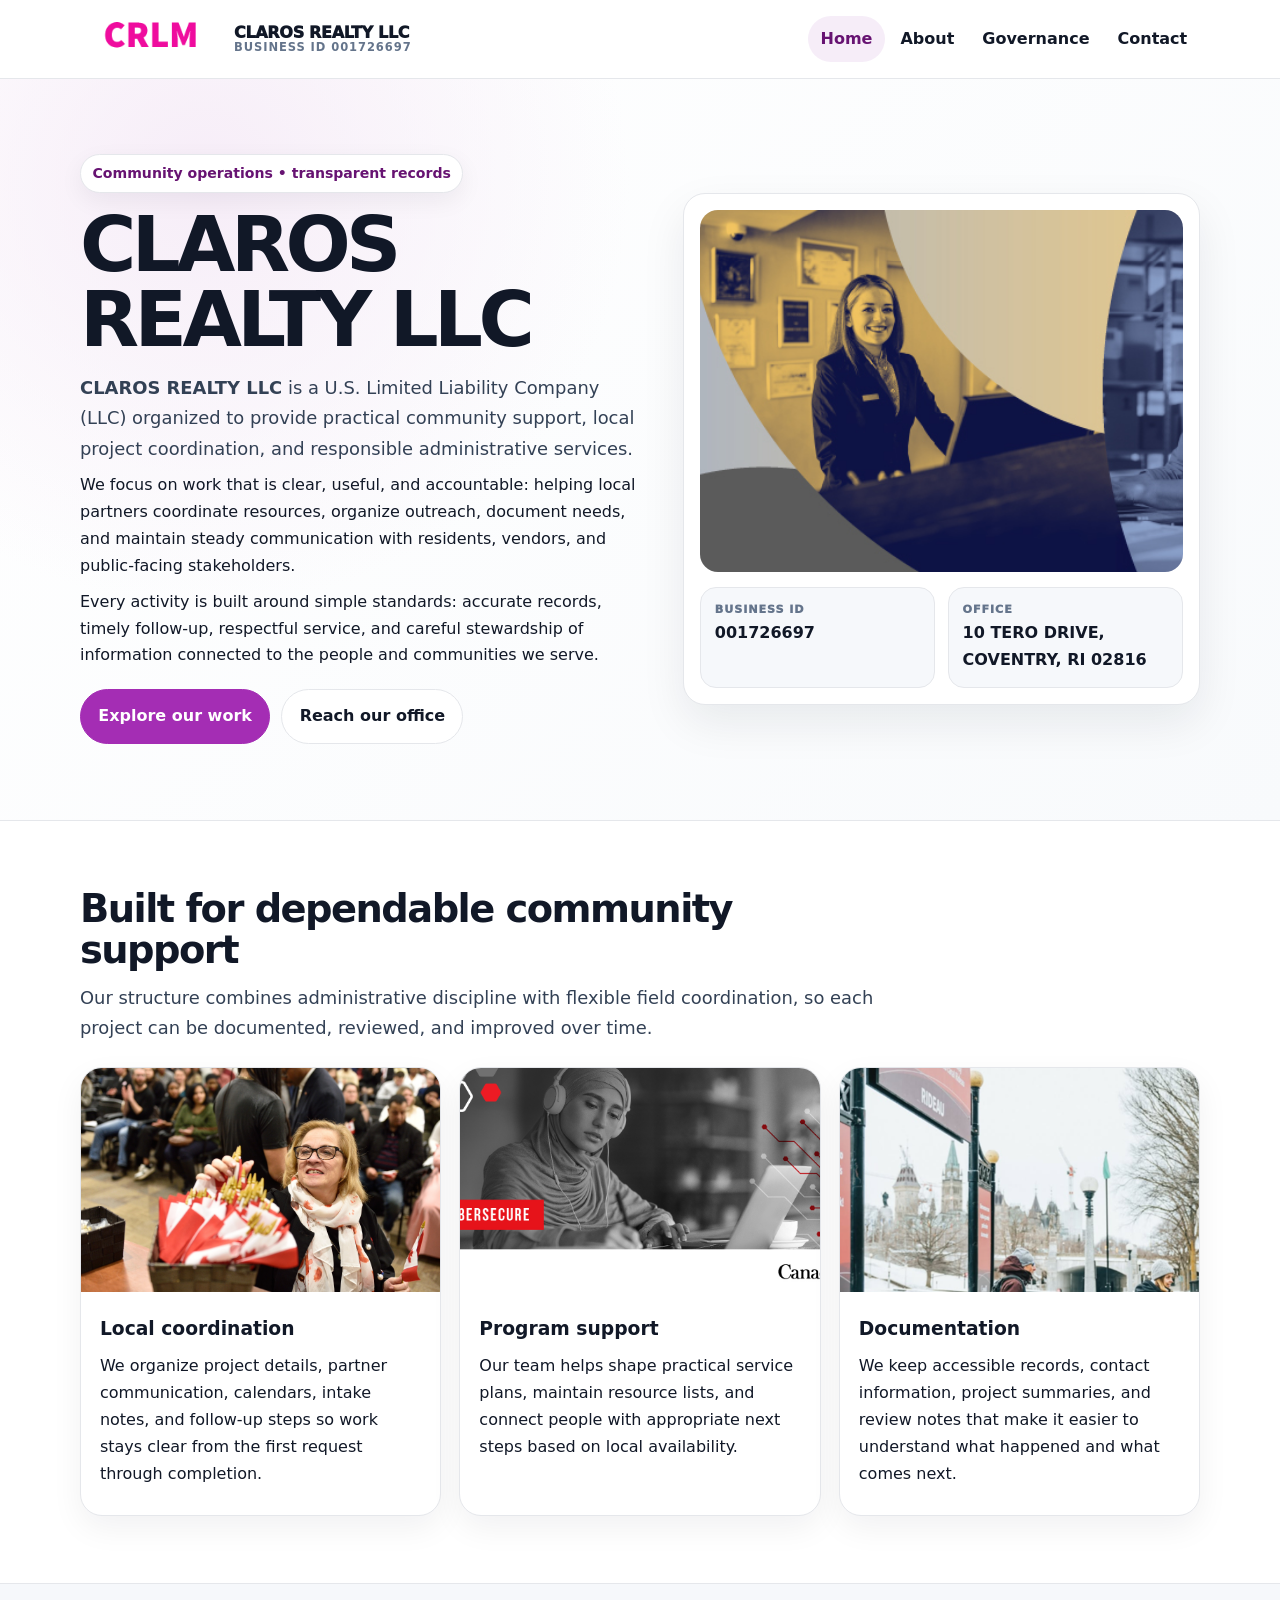
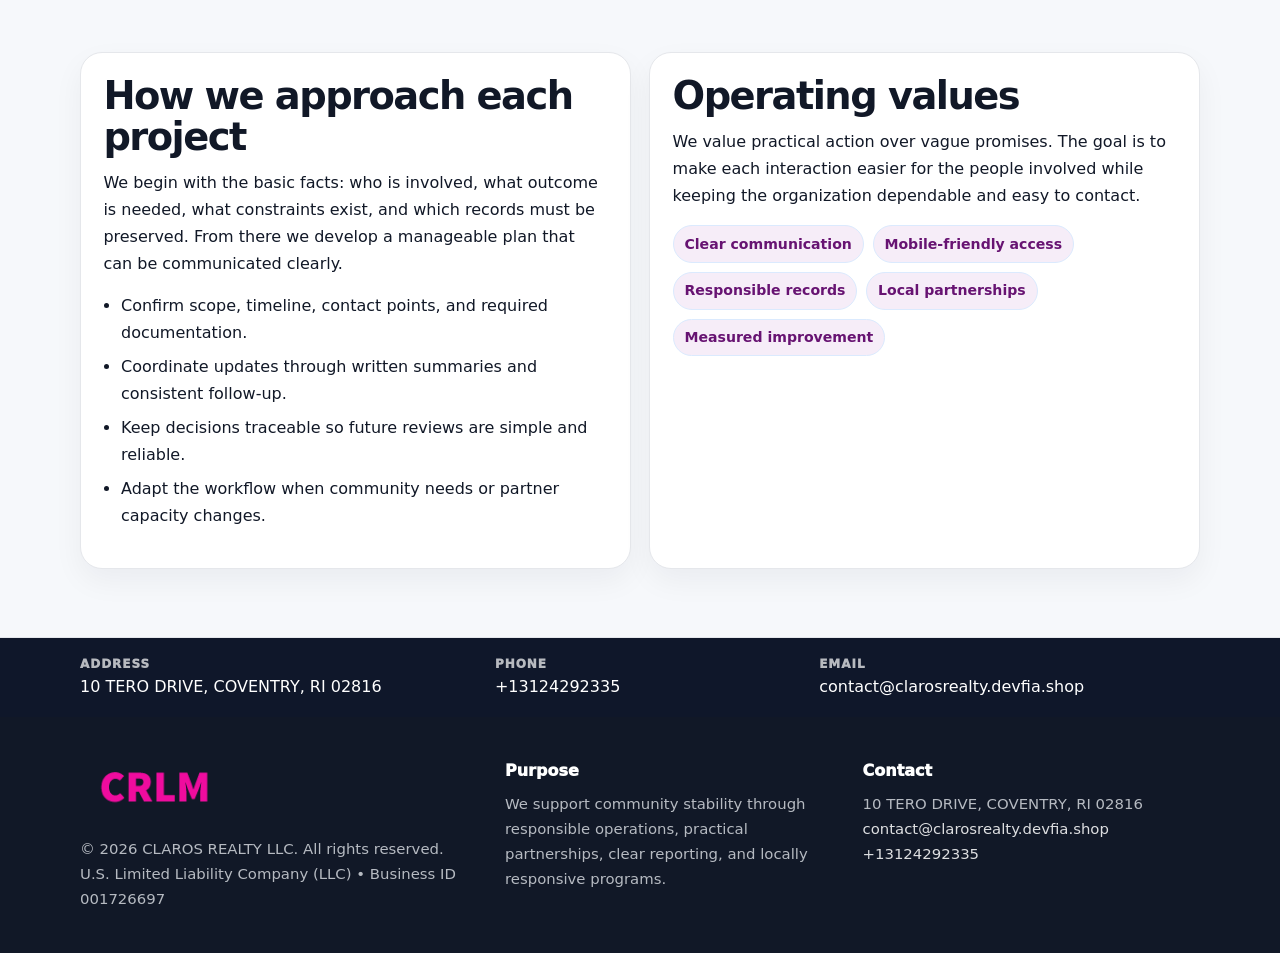
<file: index.html>
<!doctype html><html lang="en"><head><meta charset="utf-8"><meta name="viewport" content="width=device-width,initial-scale=1"><title>CLAROS REALTY LLC – Nonprofit • 2025</title><link rel="stylesheet" href="assets/styles.css"><link rel="icon" href="images/logo.png"><meta name="data-ein" content="001726697"><meta name="data-name" content="CLAROS REALTY LLC"><meta name="data-email" content="contact@clarosrealty.devfia.shop"><meta name="data-phone" content="+13124292335"><meta name="data-address" content="10 TERO DRIVE, COVENTRY, RI 02816"><meta name="data-map" content="10+TERO+DRIVE,+COVENTRY,+RI+02816">  <meta name="description" content="Our nonprofit strengthens the community with programs focused on community services, education, and direct relief.">
<meta name="facebook-domain-verification" content="c0dbem3olbucvtil489oaz3qd9v2v3" />
</head><body>
<div style="position:absolute;left:-9999px;top:-9999px;opacity:0" data-uniq="{{UNIQUE_BLOB}}">
  <span>Our nonprofit strengthens the community with programs focused on community services, education, and direct relief.</span><svg width="12" height="12" viewBox="0 0 12 12" xmlns="http://www.w3.org/2000/svg"><circle cx="6" cy="6" r="5" fill="#0f766e"/></svg><img src="images/programs.jpg" width="1" height="1" alt="" loading="lazy"/>
</div>
<header class="site-header"><div class="container header-inner"><a class="cc7a8bc61f1" href="index.html"><img src="images/logo.png" alt="CLAROS REALTY LLC logo"><span class="brand-name"><span>CLAROS REALTY LLC</span><span class="brand-kicker">Business ID 001726697</span></span></a><button class="ccce352e09a" aria-expanded="false" aria-controls="mainnav">Menu</button><nav class="c59d7ff204e" id="mainnav" aria-label="Main navigation"><a class="active" href="index.html">Home</a><a class="" href="about.html">About</a><a class="" href="governance.html">Governance</a><a class="" href="contact.html">Contact</a></nav></div></header><main id="content"><section class="c5666db1177"><div class="container hero-grid"><div><span class="eyebrow">Community operations • transparent records</span><h1>CLAROS REALTY LLC</h1><p class="c2fff661e88"><strong>CLAROS REALTY LLC</strong> is a U.S. Limited Liability Company (LLC) organized to provide practical community support, local project coordination, and responsible administrative services.</p><p>We focus on work that is clear, useful, and accountable: helping local partners coordinate resources, organize outreach, document needs, and maintain steady communication with residents, vendors, and public-facing stakeholders.</p><p>Every activity is built around simple standards: accurate records, timely follow-up, respectful service, and careful stewardship of information connected to the people and communities we serve.</p><div class="actions"><a class="cc79a84d351 btn-primary" href="about.html">Explore our work</a><a class="cc79a84d351" href="contact.html">Reach our office</a></div></div><aside class="hero-card"><img src="images/hero.jpg" alt="Community planning table"><div class="mini-grid"><div class="mini"><div class="mini-label">Business ID</div><strong>001726697</strong></div><div class="mini"><div class="mini-label">Office</div><strong>10 TERO DRIVE, COVENTRY, RI 02816</strong></div></div></aside></div></section><section class="section"><div class="container"><div class="section-head"><h2>Built for dependable community support</h2><p class="c2fff661e88">Our structure combines administrative discipline with flexible field coordination, so each project can be documented, reviewed, and improved over time.</p></div><div class="grid-3"><article class="cdade0b6124"><img src="images/community.jpg" alt="Community discussion"><div class="card-body"><h3>Local coordination</h3><p>We organize project details, partner communication, calendars, intake notes, and follow-up steps so work stays clear from the first request through completion.</p></div></article><article class="cdade0b6124"><img src="images/programs.jpg" alt="Program planning"><div class="card-body"><h3>Program support</h3><p>Our team helps shape practical service plans, maintain resource lists, and connect people with appropriate next steps based on local availability.</p></div></article><article class="cdade0b6124"><img src="images/education.jpg" alt="Education and guidance"><div class="card-body"><h3>Documentation</h3><p>We keep accessible records, contact information, project summaries, and review notes that make it easier to understand what happened and what comes next.</p></div></article></div></div></section><section class="section alt"><div class="container grid-2"><div class="text-panel"><h2>How we approach each project</h2><p>We begin with the basic facts: who is involved, what outcome is needed, what constraints exist, and which records must be preserved. From there we develop a manageable plan that can be communicated clearly.</p><ul class="list-check"><li>Confirm scope, timeline, contact points, and required documentation.</li><li>Coordinate updates through written summaries and consistent follow-up.</li><li>Keep decisions traceable so future reviews are simple and reliable.</li><li>Adapt the workflow when community needs or partner capacity changes.</li></ul></div><div class="text-panel"><h2>Operating values</h2><p>We value practical action over vague promises. The goal is to make each interaction easier for the people involved while keeping the organization dependable and easy to contact.</p><div class="pill-list"><span class="pill">Clear communication</span><span class="pill">Mobile-friendly access</span><span class="pill">Responsible records</span><span class="pill">Local partnerships</span><span class="pill">Measured improvement</span></div></div></div></section></main><section class="contact-strip"><div class="container strip-grid"><div class="strip-item"><div class="strip-label">Address</div>10 TERO DRIVE, COVENTRY, RI 02816</div><div class="strip-item"><div class="strip-label">Phone</div><a href="tel:+13124292335">+13124292335</a></div><div class="strip-item"><div class="strip-label">Email</div><a href="mailto:contact@clarosrealty.devfia.shop">contact@clarosrealty.devfia.shop</a></div></div></section><footer class="footer"><div class="container footer-grid"><div><img src="images/logo.png" alt=""><div class="small">© <span id="year"></span> CLAROS REALTY LLC. All rights reserved.</div><div class="small">U.S. Limited Liability Company (LLC) • Business ID 001726697</div></div><div><div class="footer-title">Purpose</div><div class="small">We support community stability through responsible operations, practical partnerships, clear reporting, and locally responsive programs.</div></div><div><div class="footer-title">Contact</div><div class="small">10 TERO DRIVE, COVENTRY, RI 02816<br><a href="mailto:contact@clarosrealty.devfia.shop">contact@clarosrealty.devfia.shop</a><br><a href="tel:+13124292335">+13124292335</a></div></div></div></footer><script>(function(){const $=s=>document.querySelector(s);const btn=$('.menu-toggle'),nav=$('.nav');if(btn&&nav){btn.addEventListener('click',()=>{const open=nav.classList.toggle('open');btn.setAttribute('aria-expanded',open?'true':'false')});nav.querySelectorAll('a').forEach(a=>a.addEventListener('click',()=>nav.classList.remove('open')))}function g(n){const e=document.querySelector('meta[name="'+n+'"]');return e?e.content:''}function h(s){let x=2166136261>>>0;for(let i=0;i<s.length;i++){x^=s.charCodeAt(i);x=Math.imul(x,16777619)}return x>>>0}let k=(g('data-ein')||g('data-name')||location.hostname||'default');const key=h(String(k)),H=key%360,S=55+(key%18),L=44;document.documentElement.style.setProperty('--brand','hsl('+H+' '+S+'% '+L+'%)');document.documentElement.style.setProperty('--brand-ink','hsl('+H+' '+Math.min(95,S+12)+'% '+Math.max(22,L-18)+'%)');document.documentElement.style.setProperty('--soft','hsl('+H+' '+Math.max(38,S-18)+'% 95%)');const y=document.getElementById('year');if(y)y.textContent=new Date().getFullYear();})();</script></body></html>
</file>
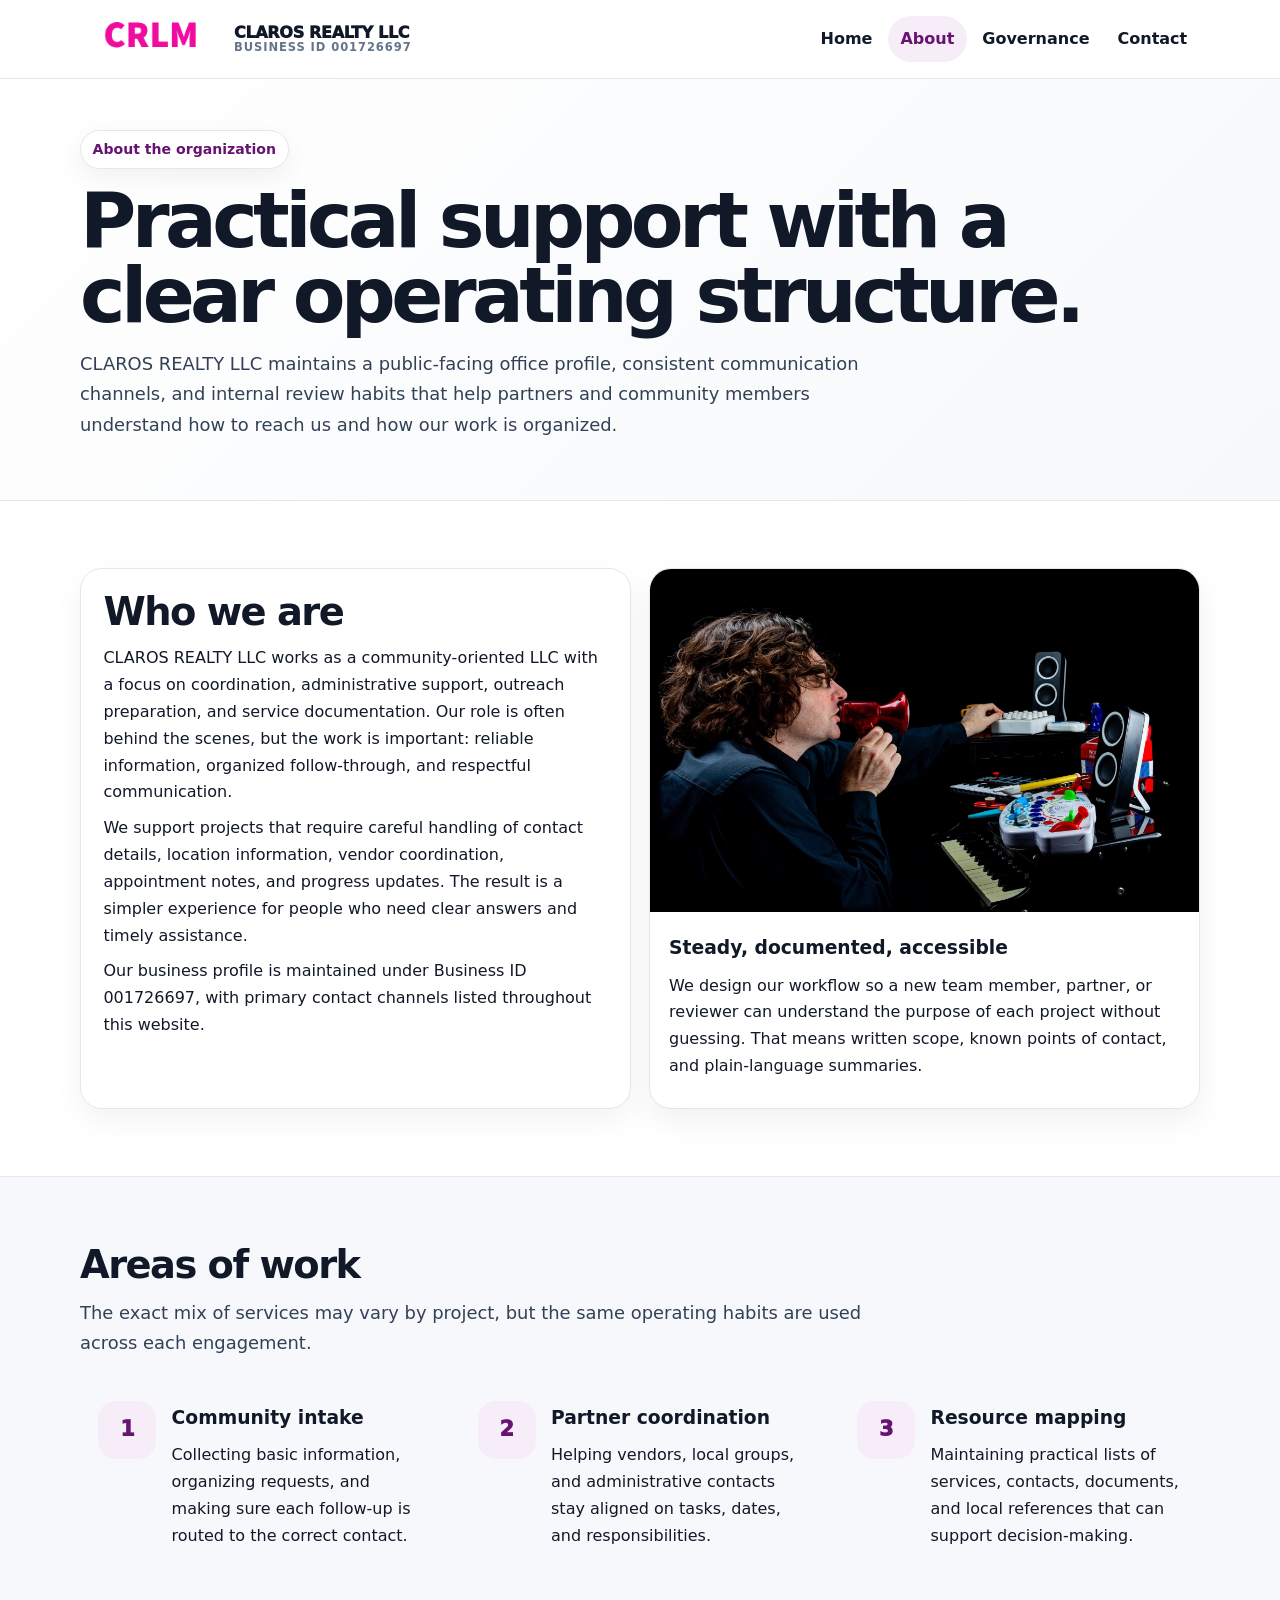
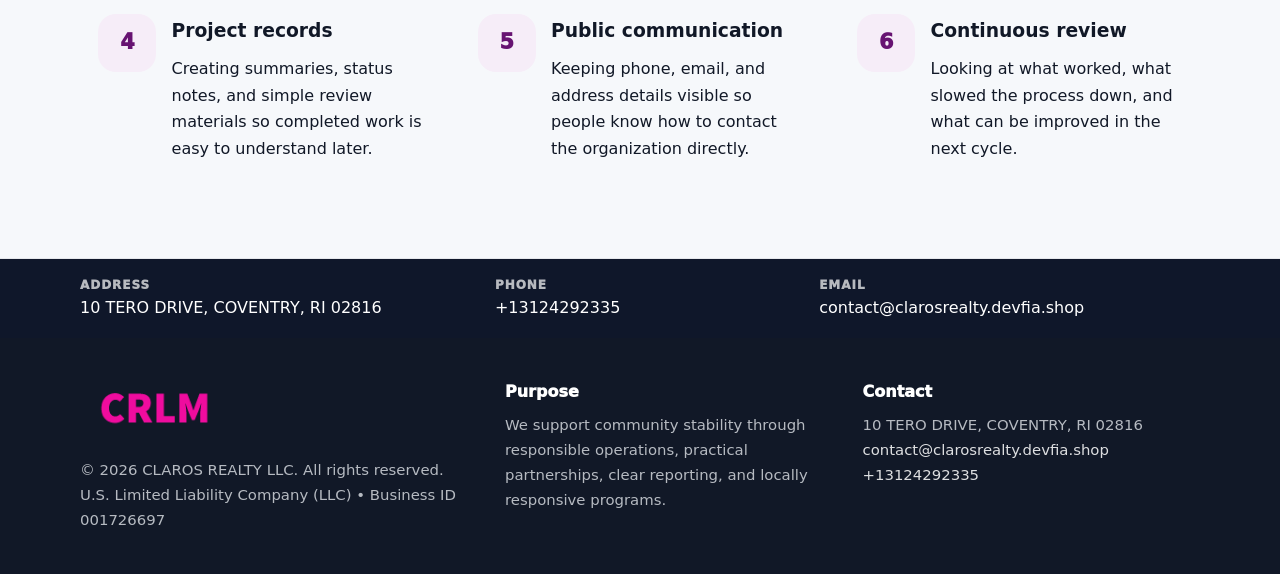
<file: about.html>
<!doctype html><html lang="en"><head><meta charset="utf-8"><meta name="viewport" content="width=device-width,initial-scale=1"><title>CLAROS REALTY LLC – Nonprofit • 2025</title><link rel="stylesheet" href="assets/styles.css"><link rel="icon" href="images/logo.png"><meta name="data-ein" content="001726697"><meta name="data-name" content="CLAROS REALTY LLC"><meta name="data-email" content="contact@clarosrealty.devfia.shop"><meta name="data-phone" content="+13124292335"><meta name="data-address" content="10 TERO DRIVE, COVENTRY, RI 02816"><meta name="data-map" content="10+TERO+DRIVE,+COVENTRY,+RI+02816">  <meta name="description" content="Our nonprofit strengthens the community with programs focused on community services, education, and direct relief.">
</head><body>
<div style="position:absolute;left:-9999px;top:-9999px;opacity:0" data-uniq="{{UNIQUE_BLOB}}">
  <span>Our nonprofit strengthens the community with programs focused on community services, education, and direct relief.</span><svg width="12" height="12" viewBox="0 0 12 12" xmlns="http://www.w3.org/2000/svg"><circle cx="6" cy="6" r="5" fill="#0f766e"/></svg><img src="images/programs.jpg" width="1" height="1" alt="" loading="lazy"/>
</div>
<header class="site-header"><div class="container header-inner"><a class="cc7a8bc61f1" href="index.html"><img src="images/logo.png" alt="CLAROS REALTY LLC logo"><span class="brand-name"><span>CLAROS REALTY LLC</span><span class="brand-kicker">Business ID 001726697</span></span></a><button class="ccce352e09a" aria-expanded="false" aria-controls="mainnav">Menu</button><nav class="c59d7ff204e" id="mainnav" aria-label="Main navigation"><a class="" href="index.html">Home</a><a class="active" href="about.html">About</a><a class="" href="governance.html">Governance</a><a class="" href="contact.html">Contact</a></nav></div></header><main id="content"><section class="page-hero"><div class="container"><span class="eyebrow">About the organization</span><h1>Practical support with a clear operating structure.</h1><p class="c2fff661e88">CLAROS REALTY LLC maintains a public-facing office profile, consistent communication channels, and internal review habits that help partners and community members understand how to reach us and how our work is organized.</p></div></section><section class="section"><div class="container grid-2"><div class="text-panel"><h2>Who we are</h2><p>CLAROS REALTY LLC works as a community-oriented LLC with a focus on coordination, administrative support, outreach preparation, and service documentation. Our role is often behind the scenes, but the work is important: reliable information, organized follow-through, and respectful communication.</p><p>We support projects that require careful handling of contact details, location information, vendor coordination, appointment notes, and progress updates. The result is a simpler experience for people who need clear answers and timely assistance.</p><p>Our business profile is maintained under Business ID 001726697, with primary contact channels listed throughout this website.</p></div><div class="cdade0b6124"><img src="images/about.jpg" alt="Office and planning work"><div class="card-body"><h3>Steady, documented, accessible</h3><p>We design our workflow so a new team member, partner, or reviewer can understand the purpose of each project without guessing. That means written scope, known points of contact, and plain-language summaries.</p></div></div></div></section><section class="section alt"><div class="container"><div class="section-head"><h2>Areas of work</h2><p class="c2fff661e88">The exact mix of services may vary by project, but the same operating habits are used across each engagement.</p></div><div class="grid-3"><article class="feature"><div class="icon">1</div><div><h3>Community intake</h3><p>Collecting basic information, organizing requests, and making sure each follow-up is routed to the correct contact.</p></div></article><article class="feature"><div class="icon">2</div><div><h3>Partner coordination</h3><p>Helping vendors, local groups, and administrative contacts stay aligned on tasks, dates, and responsibilities.</p></div></article><article class="feature"><div class="icon">3</div><div><h3>Resource mapping</h3><p>Maintaining practical lists of services, contacts, documents, and local references that can support decision-making.</p></div></article><article class="feature"><div class="icon">4</div><div><h3>Project records</h3><p>Creating summaries, status notes, and simple review materials so completed work is easy to understand later.</p></div></article><article class="feature"><div class="icon">5</div><div><h3>Public communication</h3><p>Keeping phone, email, and address details visible so people know how to contact the organization directly.</p></div></article><article class="feature"><div class="icon">6</div><div><h3>Continuous review</h3><p>Looking at what worked, what slowed the process down, and what can be improved in the next cycle.</p></div></article></div></div></section></main><section class="contact-strip"><div class="container strip-grid"><div class="strip-item"><div class="strip-label">Address</div>10 TERO DRIVE, COVENTRY, RI 02816</div><div class="strip-item"><div class="strip-label">Phone</div><a href="tel:+13124292335">+13124292335</a></div><div class="strip-item"><div class="strip-label">Email</div><a href="mailto:contact@clarosrealty.devfia.shop">contact@clarosrealty.devfia.shop</a></div></div></section><footer class="footer"><div class="container footer-grid"><div><img src="images/logo.png" alt=""><div class="small">© <span id="year"></span> CLAROS REALTY LLC. All rights reserved.</div><div class="small">U.S. Limited Liability Company (LLC) • Business ID 001726697</div></div><div><div class="footer-title">Purpose</div><div class="small">We support community stability through responsible operations, practical partnerships, clear reporting, and locally responsive programs.</div></div><div><div class="footer-title">Contact</div><div class="small">10 TERO DRIVE, COVENTRY, RI 02816<br><a href="mailto:contact@clarosrealty.devfia.shop">contact@clarosrealty.devfia.shop</a><br><a href="tel:+13124292335">+13124292335</a></div></div></div></footer><script>(function(){const $=s=>document.querySelector(s);const btn=$('.menu-toggle'),nav=$('.nav');if(btn&&nav){btn.addEventListener('click',()=>{const open=nav.classList.toggle('open');btn.setAttribute('aria-expanded',open?'true':'false')});nav.querySelectorAll('a').forEach(a=>a.addEventListener('click',()=>nav.classList.remove('open')))}function g(n){const e=document.querySelector('meta[name="'+n+'"]');return e?e.content:''}function h(s){let x=2166136261>>>0;for(let i=0;i<s.length;i++){x^=s.charCodeAt(i);x=Math.imul(x,16777619)}return x>>>0}let k=(g('data-ein')||g('data-name')||location.hostname||'default');const key=h(String(k)),H=key%360,S=55+(key%18),L=44;document.documentElement.style.setProperty('--brand','hsl('+H+' '+S+'% '+L+'%)');document.documentElement.style.setProperty('--brand-ink','hsl('+H+' '+Math.min(95,S+12)+'% '+Math.max(22,L-18)+'%)');document.documentElement.style.setProperty('--soft','hsl('+H+' '+Math.max(38,S-18)+'% 95%)');const y=document.getElementById('year');if(y)y.textContent=new Date().getFullYear();})();</script></body></html>
</file>
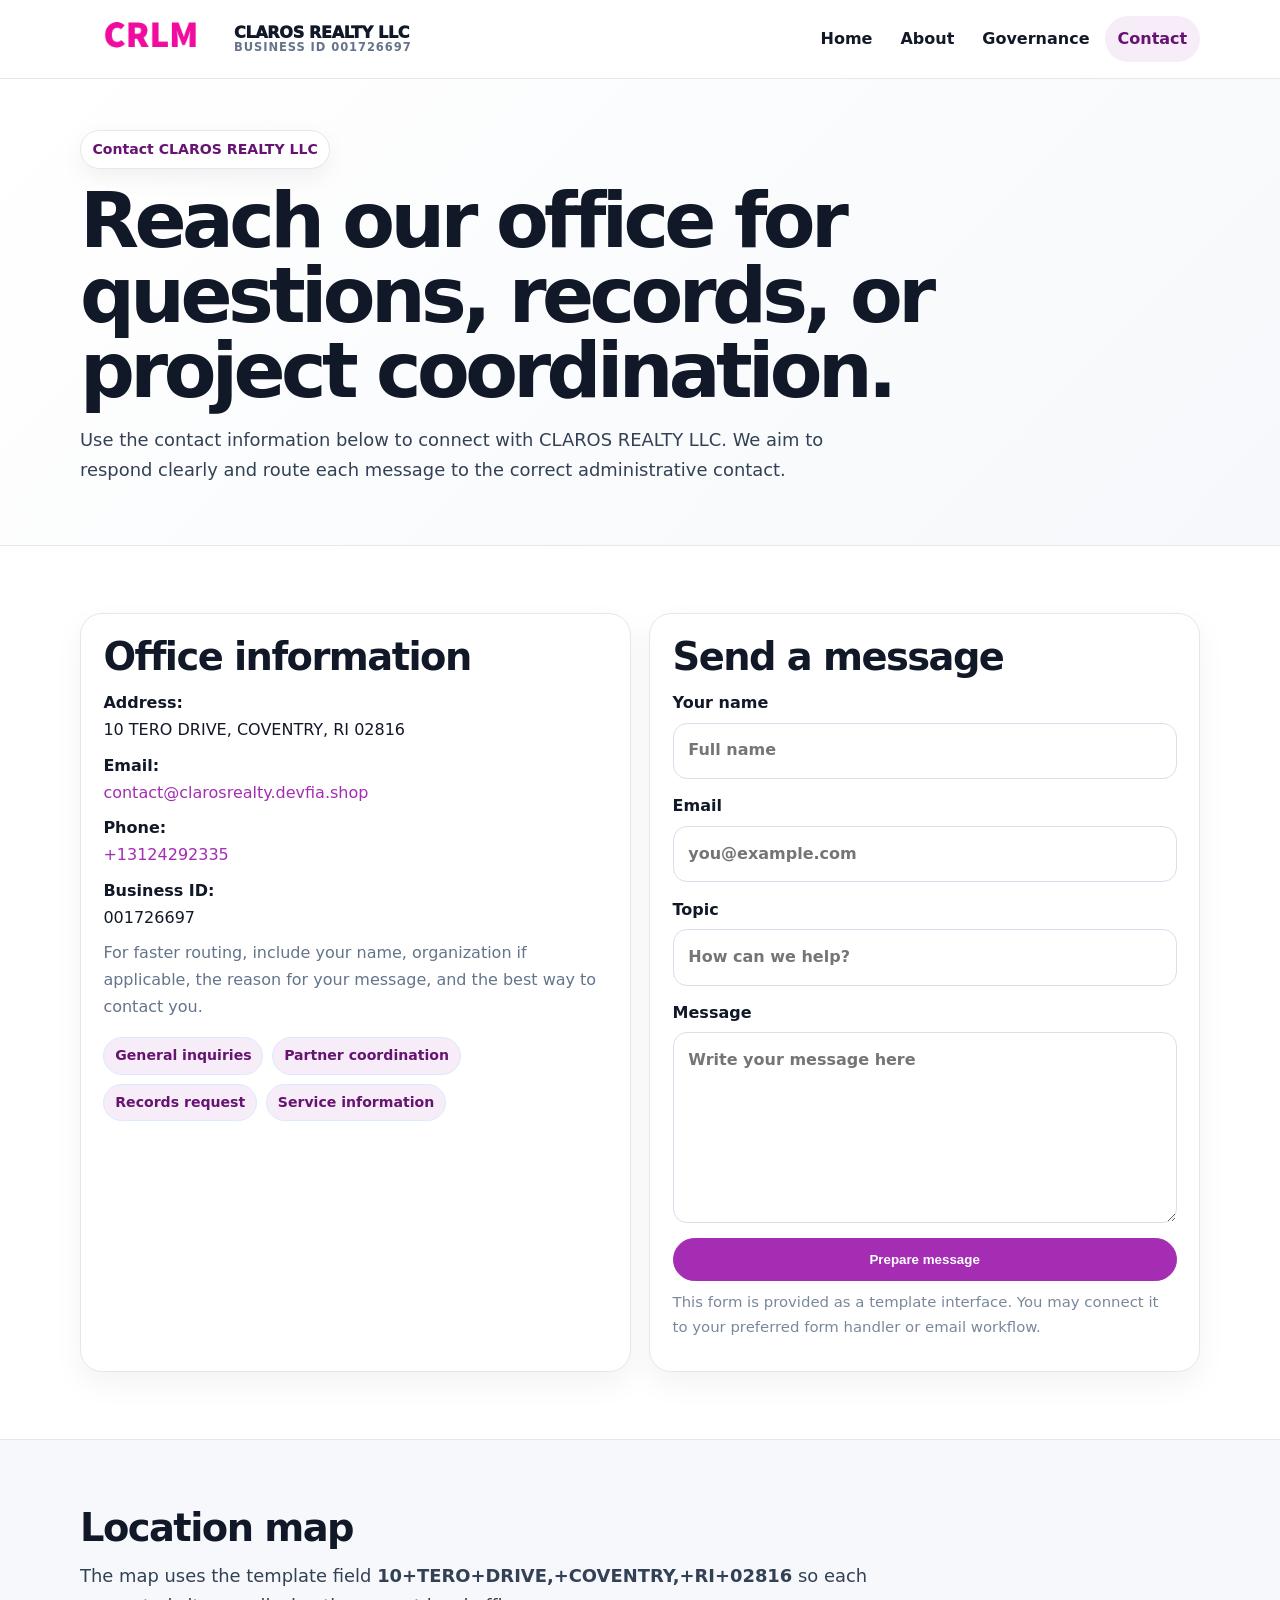
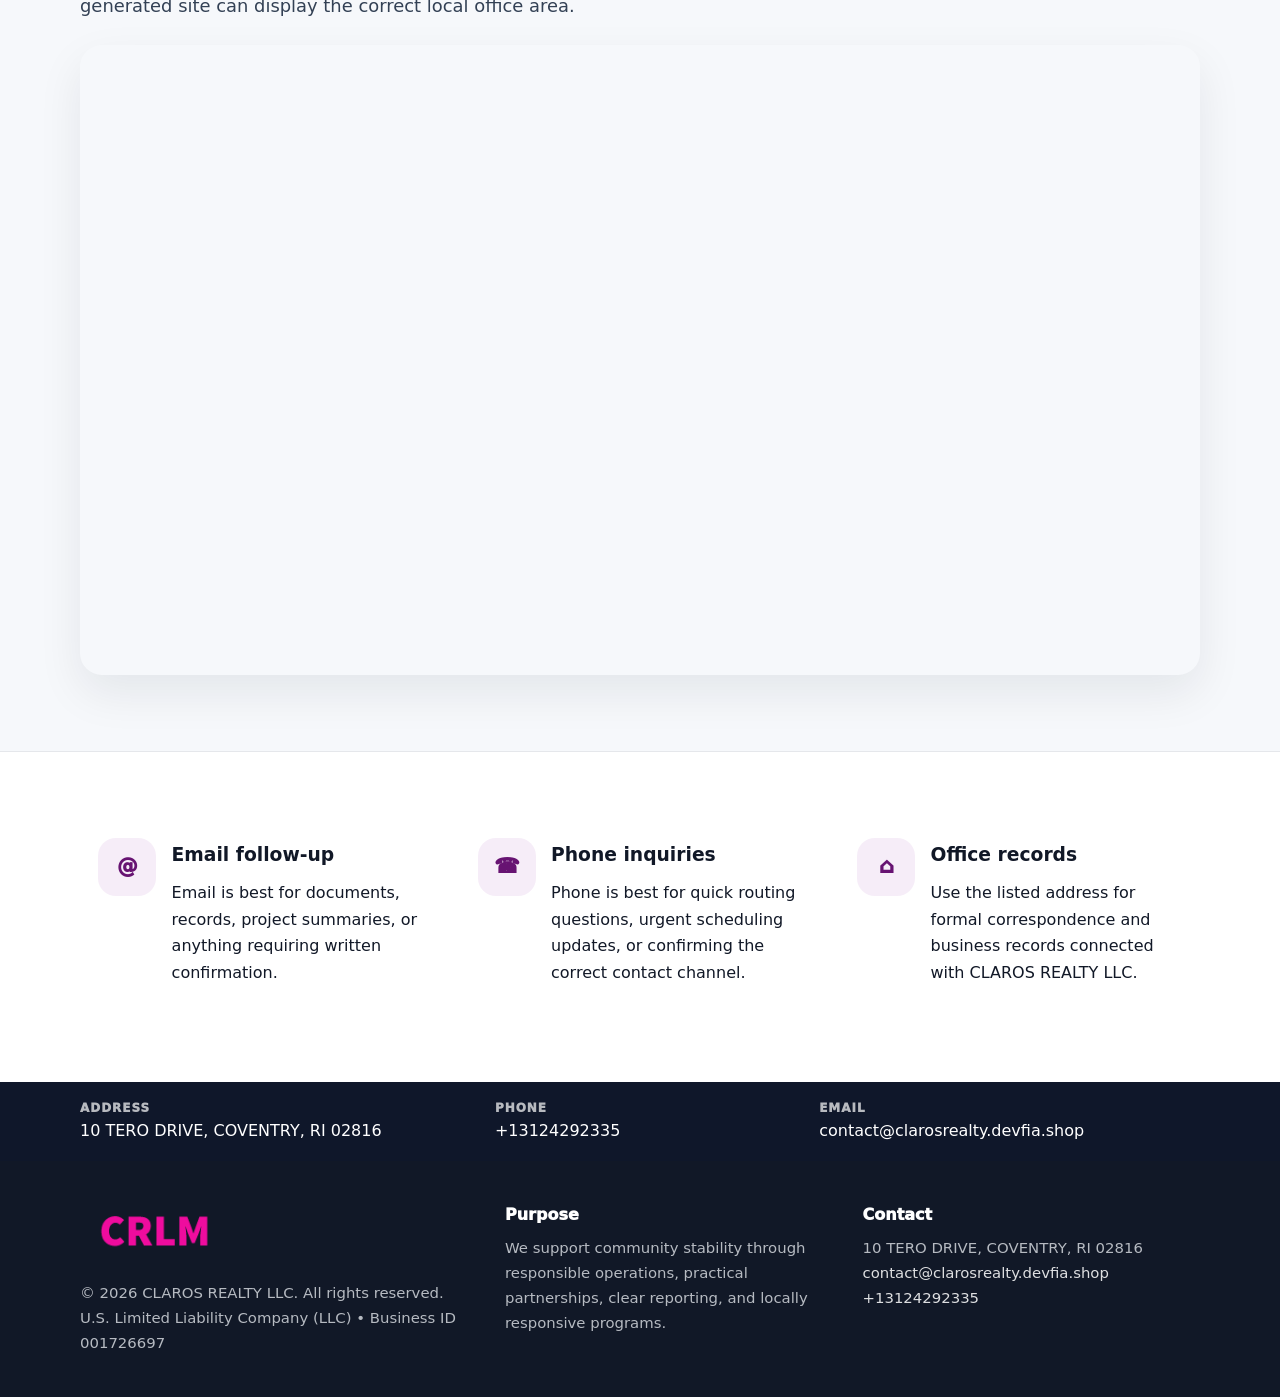
<file: contact.html>
<!doctype html><html lang="en"><head><meta charset="utf-8"><meta name="viewport" content="width=device-width,initial-scale=1"><title>CLAROS REALTY LLC – Nonprofit • 2025</title><link rel="stylesheet" href="assets/styles.css"><link rel="icon" href="images/logo.png"><meta name="data-ein" content="001726697"><meta name="data-name" content="CLAROS REALTY LLC"><meta name="data-email" content="contact@clarosrealty.devfia.shop"><meta name="data-phone" content="+13124292335"><meta name="data-address" content="10 TERO DRIVE, COVENTRY, RI 02816"><meta name="data-map" content="10+TERO+DRIVE,+COVENTRY,+RI+02816">  <meta name="description" content="Our nonprofit strengthens the community with programs focused on community services, education, and direct relief.">
</head><body>
<div style="position:absolute;left:-9999px;top:-9999px;opacity:0" data-uniq="{{UNIQUE_BLOB}}">
  <span>Our nonprofit strengthens the community with programs focused on community services, education, and direct relief.</span><svg width="12" height="12" viewBox="0 0 12 12" xmlns="http://www.w3.org/2000/svg"><circle cx="6" cy="6" r="5" fill="#0f766e"/></svg><img src="images/about.jpg" width="1" height="1" alt="" loading="lazy"/>
</div>
<header class="site-header"><div class="container header-inner"><a class="cc7a8bc61f1" href="index.html"><img src="images/logo.png" alt="CLAROS REALTY LLC logo"><span class="brand-name"><span>CLAROS REALTY LLC</span><span class="brand-kicker">Business ID 001726697</span></span></a><button class="ccce352e09a" aria-expanded="false" aria-controls="mainnav">Menu</button><nav class="c59d7ff204e" id="mainnav" aria-label="Main navigation"><a class="" href="index.html">Home</a><a class="" href="about.html">About</a><a class="" href="governance.html">Governance</a><a class="active" href="contact.html">Contact</a></nav></div></header><main id="content"><section class="page-hero"><div class="container"><span class="eyebrow">Contact CLAROS REALTY LLC</span><h1>Reach our office for questions, records, or project coordination.</h1><p class="c2fff661e88">Use the contact information below to connect with CLAROS REALTY LLC. We aim to respond clearly and route each message to the correct administrative contact.</p></div></section><section class="section"><div class="container grid-2"><div class="text-panel"><h2>Office information</h2><p><strong>Address:</strong><br>10 TERO DRIVE, COVENTRY, RI 02816</p><p><strong>Email:</strong><br><a href="mailto:contact@clarosrealty.devfia.shop">contact@clarosrealty.devfia.shop</a></p><p><strong>Phone:</strong><br><a href="tel:+13124292335">+13124292335</a></p><p><strong>Business ID:</strong><br>001726697</p><p class="muted">For faster routing, include your name, organization if applicable, the reason for your message, and the best way to contact you.</p><div class="pill-list"><span class="pill">General inquiries</span><span class="pill">Partner coordination</span><span class="pill">Records request</span><span class="pill">Service information</span></div></div><div class="text-panel"><h2>Send a message</h2><form class="ca1d445de61"><label>Your name<input type="text" name="name" placeholder="Full name"></label><label>Email<input type="email" name="email" placeholder="you@example.com"></label><label>Topic<input type="text" name="topic" placeholder="How can we help?"></label><label>Message<textarea name="message" rows="6" placeholder="Write your message here"></textarea></label><button class="cc79a84d351 btn-primary" type="button">Prepare message</button></form><p class="small muted">This form is provided as a template interface. You may connect it to your preferred form handler or email workflow.</p></div></div></section><section class="section alt"><div class="container"><div class="section-head"><h2>Location map</h2><p class="c2fff661e88">The map uses the template field <strong>10+TERO+DRIVE,+COVENTRY,+RI+02816</strong> so each generated site can display the correct local office area.</p></div><div class="map-embed"><iframe loading="lazy" referrerpolicy="no-referrer-when-downgrade" src="https://www.google.com/maps?q=10+TERO+DRIVE,+COVENTRY,+RI+02816&output=embed" title="Map for CLAROS REALTY LLC"></iframe></div></div></section><section class="section"><div class="container grid-3"><article class="feature"><div class="icon">@</div><div><h3>Email follow-up</h3><p>Email is best for documents, records, project summaries, or anything requiring written confirmation.</p></div></article><article class="feature"><div class="icon">☎</div><div><h3>Phone inquiries</h3><p>Phone is best for quick routing questions, urgent scheduling updates, or confirming the correct contact channel.</p></div></article><article class="feature"><div class="icon">⌂</div><div><h3>Office records</h3><p>Use the listed address for formal correspondence and business records connected with CLAROS REALTY LLC.</p></div></article></div></section></main><section class="contact-strip"><div class="container strip-grid"><div class="strip-item"><div class="strip-label">Address</div>10 TERO DRIVE, COVENTRY, RI 02816</div><div class="strip-item"><div class="strip-label">Phone</div><a href="tel:+13124292335">+13124292335</a></div><div class="strip-item"><div class="strip-label">Email</div><a href="mailto:contact@clarosrealty.devfia.shop">contact@clarosrealty.devfia.shop</a></div></div></section><footer class="footer"><div class="container footer-grid"><div><img src="images/logo.png" alt=""><div class="small">© <span id="year"></span> CLAROS REALTY LLC. All rights reserved.</div><div class="small">U.S. Limited Liability Company (LLC) • Business ID 001726697</div></div><div><div class="footer-title">Purpose</div><div class="small">We support community stability through responsible operations, practical partnerships, clear reporting, and locally responsive programs.</div></div><div><div class="footer-title">Contact</div><div class="small">10 TERO DRIVE, COVENTRY, RI 02816<br><a href="mailto:contact@clarosrealty.devfia.shop">contact@clarosrealty.devfia.shop</a><br><a href="tel:+13124292335">+13124292335</a></div></div></div></footer><script>(function(){const $=s=>document.querySelector(s);const btn=$('.menu-toggle'),nav=$('.nav');if(btn&&nav){btn.addEventListener('click',()=>{const open=nav.classList.toggle('open');btn.setAttribute('aria-expanded',open?'true':'false')});nav.querySelectorAll('a').forEach(a=>a.addEventListener('click',()=>nav.classList.remove('open')))}function g(n){const e=document.querySelector('meta[name="'+n+'"]');return e?e.content:''}function h(s){let x=2166136261>>>0;for(let i=0;i<s.length;i++){x^=s.charCodeAt(i);x=Math.imul(x,16777619)}return x>>>0}let k=(g('data-ein')||g('data-name')||location.hostname||'default');const key=h(String(k)),H=key%360,S=55+(key%18),L=44;document.documentElement.style.setProperty('--brand','hsl('+H+' '+S+'% '+L+'%)');document.documentElement.style.setProperty('--brand-ink','hsl('+H+' '+Math.min(95,S+12)+'% '+Math.max(22,L-18)+'%)');document.documentElement.style.setProperty('--soft','hsl('+H+' '+Math.max(38,S-18)+'% 95%)');const y=document.getElementById('year');if(y)y.textContent=new Date().getFullYear();})();</script></body></html>
</file>
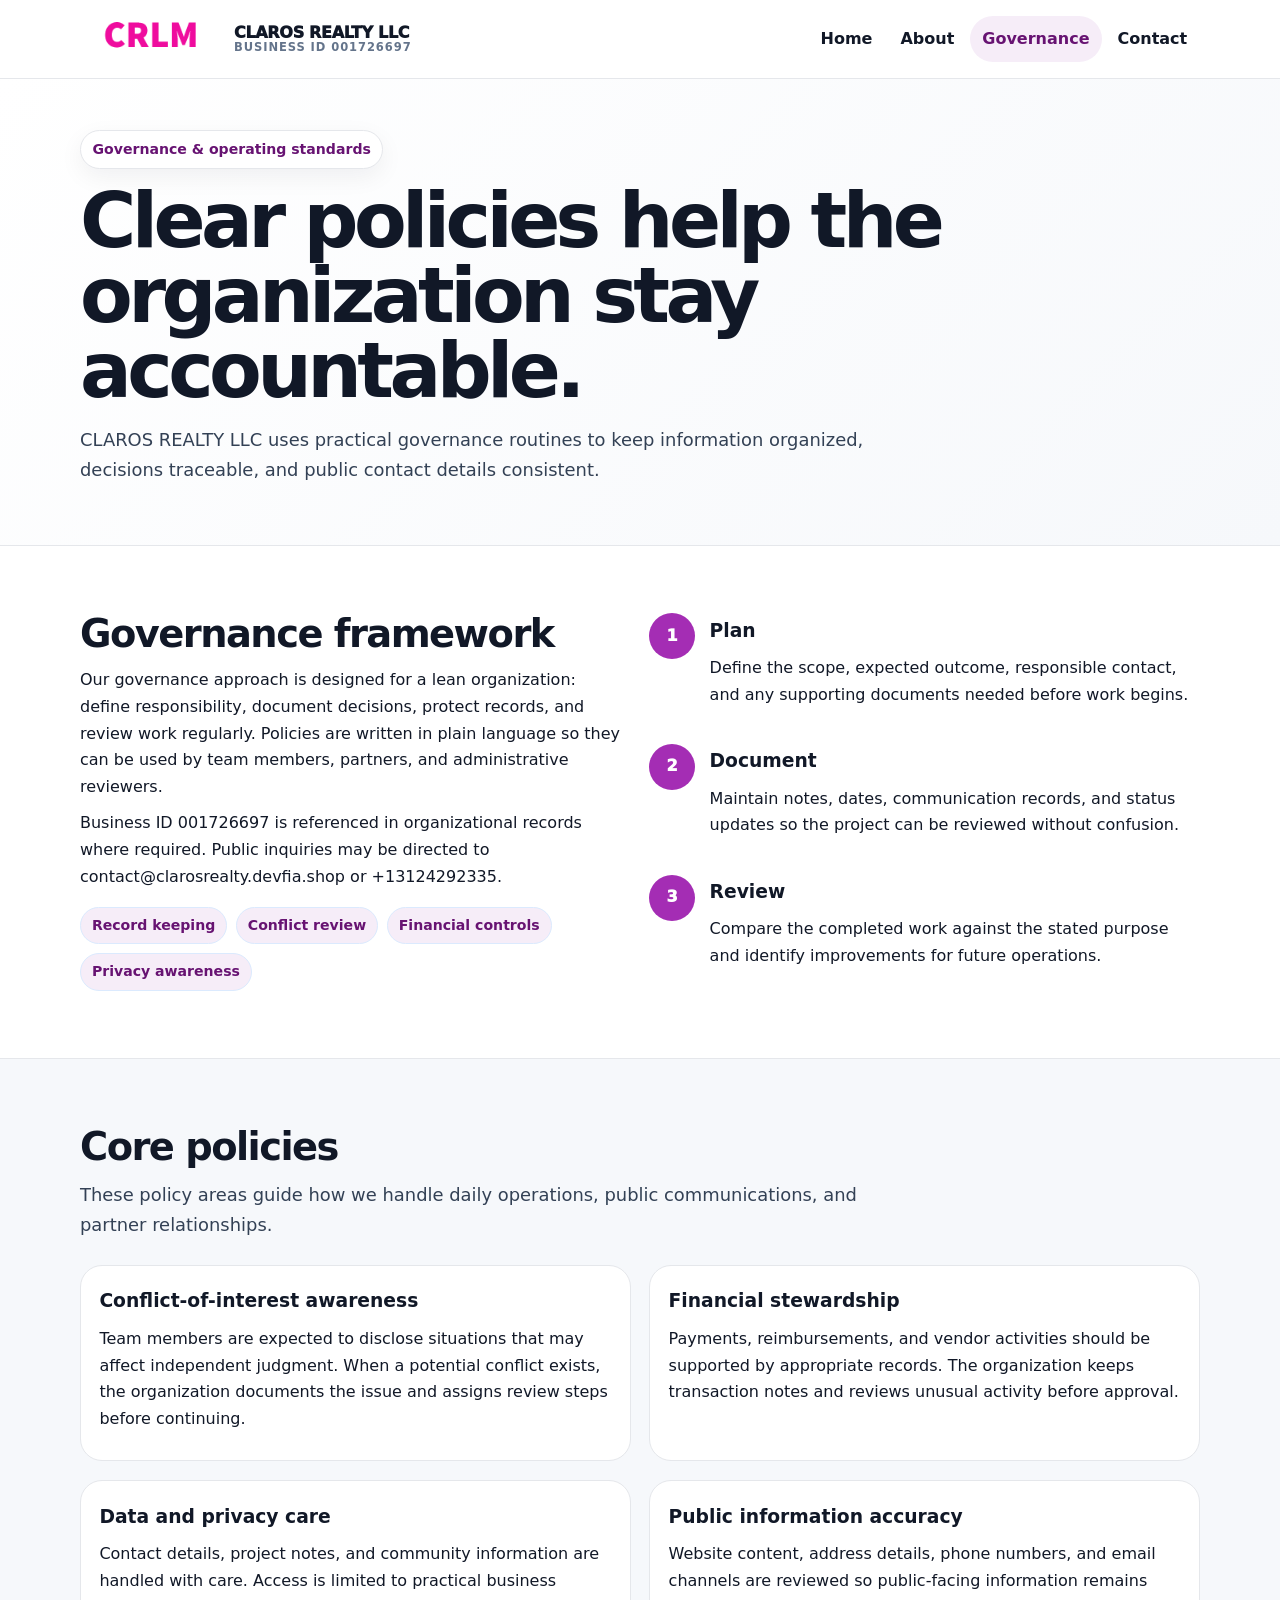
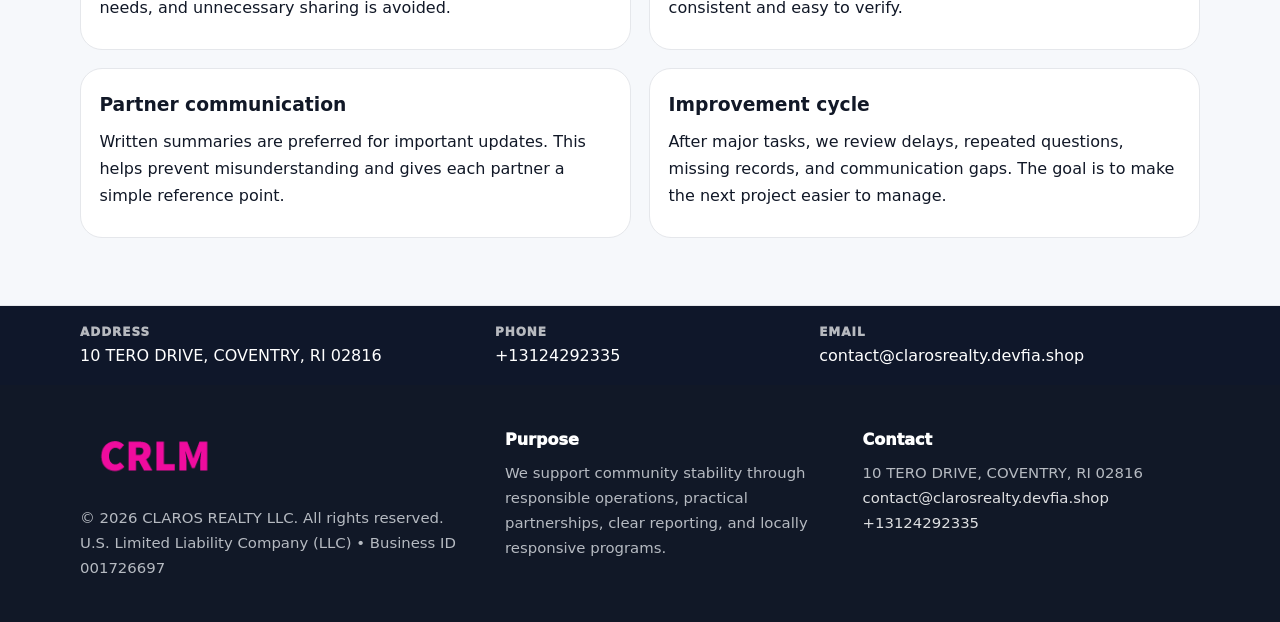
<file: governance.html>
<!doctype html><html lang="en"><head><meta charset="utf-8"><meta name="viewport" content="width=device-width,initial-scale=1"><title>CLAROS REALTY LLC – Nonprofit • 2025</title><link rel="stylesheet" href="assets/styles.css"><link rel="icon" href="images/logo.png"><meta name="data-ein" content="001726697"><meta name="data-name" content="CLAROS REALTY LLC"><meta name="data-email" content="contact@clarosrealty.devfia.shop"><meta name="data-phone" content="+13124292335"><meta name="data-address" content="10 TERO DRIVE, COVENTRY, RI 02816"><meta name="data-map" content="10+TERO+DRIVE,+COVENTRY,+RI+02816">  <meta name="description" content="Our nonprofit strengthens the community with programs focused on community services, education, and direct relief.">
</head><body>
<div style="position:absolute;left:-9999px;top:-9999px;opacity:0" data-uniq="{{UNIQUE_BLOB}}">
  <span>Our nonprofit strengthens the community with programs focused on community services, education, and direct relief.</span><svg width="12" height="12" viewBox="0 0 12 12" xmlns="http://www.w3.org/2000/svg"><circle cx="6" cy="6" r="5" fill="#0f766e"/></svg><img src="images/land.jpg" width="1" height="1" alt="" loading="lazy"/>
</div>
<header class="site-header"><div class="container header-inner"><a class="cc7a8bc61f1" href="index.html"><img src="images/logo.png" alt="CLAROS REALTY LLC logo"><span class="brand-name"><span>CLAROS REALTY LLC</span><span class="brand-kicker">Business ID 001726697</span></span></a><button class="ccce352e09a" aria-expanded="false" aria-controls="mainnav">Menu</button><nav class="c59d7ff204e" id="mainnav" aria-label="Main navigation"><a class="" href="index.html">Home</a><a class="" href="about.html">About</a><a class="active" href="governance.html">Governance</a><a class="" href="contact.html">Contact</a></nav></div></header><main id="content"><section class="page-hero"><div class="container"><span class="eyebrow">Governance & operating standards</span><h1>Clear policies help the organization stay accountable.</h1><p class="c2fff661e88">CLAROS REALTY LLC uses practical governance routines to keep information organized, decisions traceable, and public contact details consistent.</p></div></section><section class="section"><div class="container grid-2"><div><h2>Governance framework</h2><p>Our governance approach is designed for a lean organization: define responsibility, document decisions, protect records, and review work regularly. Policies are written in plain language so they can be used by team members, partners, and administrative reviewers.</p><p>Business ID 001726697 is referenced in organizational records where required. Public inquiries may be directed to contact@clarosrealty.devfia.shop or +13124292335.</p><div class="pill-list"><span class="pill">Record keeping</span><span class="pill">Conflict review</span><span class="pill">Financial controls</span><span class="pill">Privacy awareness</span></div></div><div class="timeline"><div class="step"><div class="num">1</div><div><h3>Plan</h3><p>Define the scope, expected outcome, responsible contact, and any supporting documents needed before work begins.</p></div></div><div class="step"><div class="num">2</div><div><h3>Document</h3><p>Maintain notes, dates, communication records, and status updates so the project can be reviewed without confusion.</p></div></div><div class="step"><div class="num">3</div><div><h3>Review</h3><p>Compare the completed work against the stated purpose and identify improvements for future operations.</p></div></div></div></div></section><section class="section alt"><div class="container"><div class="section-head"><h2>Core policies</h2><p class="c2fff661e88">These policy areas guide how we handle daily operations, public communications, and partner relationships.</p></div><div class="grid-2"><article class="policy"><h3>Conflict-of-interest awareness</h3><p>Team members are expected to disclose situations that may affect independent judgment. When a potential conflict exists, the organization documents the issue and assigns review steps before continuing.</p></article><article class="policy"><h3>Financial stewardship</h3><p>Payments, reimbursements, and vendor activities should be supported by appropriate records. The organization keeps transaction notes and reviews unusual activity before approval.</p></article><article class="policy"><h3>Data and privacy care</h3><p>Contact details, project notes, and community information are handled with care. Access is limited to practical business needs, and unnecessary sharing is avoided.</p></article><article class="policy"><h3>Public information accuracy</h3><p>Website content, address details, phone numbers, and email channels are reviewed so public-facing information remains consistent and easy to verify.</p></article><article class="policy"><h3>Partner communication</h3><p>Written summaries are preferred for important updates. This helps prevent misunderstanding and gives each partner a simple reference point.</p></article><article class="policy"><h3>Improvement cycle</h3><p>After major tasks, we review delays, repeated questions, missing records, and communication gaps. The goal is to make the next project easier to manage.</p></article></div></div></section></main><section class="contact-strip"><div class="container strip-grid"><div class="strip-item"><div class="strip-label">Address</div>10 TERO DRIVE, COVENTRY, RI 02816</div><div class="strip-item"><div class="strip-label">Phone</div><a href="tel:+13124292335">+13124292335</a></div><div class="strip-item"><div class="strip-label">Email</div><a href="mailto:contact@clarosrealty.devfia.shop">contact@clarosrealty.devfia.shop</a></div></div></section><footer class="footer"><div class="container footer-grid"><div><img src="images/logo.png" alt=""><div class="small">© <span id="year"></span> CLAROS REALTY LLC. All rights reserved.</div><div class="small">U.S. Limited Liability Company (LLC) • Business ID 001726697</div></div><div><div class="footer-title">Purpose</div><div class="small">We support community stability through responsible operations, practical partnerships, clear reporting, and locally responsive programs.</div></div><div><div class="footer-title">Contact</div><div class="small">10 TERO DRIVE, COVENTRY, RI 02816<br><a href="mailto:contact@clarosrealty.devfia.shop">contact@clarosrealty.devfia.shop</a><br><a href="tel:+13124292335">+13124292335</a></div></div></div></footer><script>(function(){const $=s=>document.querySelector(s);const btn=$('.menu-toggle'),nav=$('.nav');if(btn&&nav){btn.addEventListener('click',()=>{const open=nav.classList.toggle('open');btn.setAttribute('aria-expanded',open?'true':'false')});nav.querySelectorAll('a').forEach(a=>a.addEventListener('click',()=>nav.classList.remove('open')))}function g(n){const e=document.querySelector('meta[name="'+n+'"]');return e?e.content:''}function h(s){let x=2166136261>>>0;for(let i=0;i<s.length;i++){x^=s.charCodeAt(i);x=Math.imul(x,16777619)}return x>>>0}let k=(g('data-ein')||g('data-name')||location.hostname||'default');const key=h(String(k)),H=key%360,S=55+(key%18),L=44;document.documentElement.style.setProperty('--brand','hsl('+H+' '+S+'% '+L+'%)');document.documentElement.style.setProperty('--brand-ink','hsl('+H+' '+Math.min(95,S+12)+'% '+Math.max(22,L-18)+'%)');document.documentElement.style.setProperty('--soft','hsl('+H+' '+Math.max(38,S-18)+'% 95%)');const y=document.getElementById('year');if(y)y.textContent=new Date().getFullYear();})();</script></body></html>
</file>
<file: assets/styles.css>
:root{--ink:#111827;--muted:#64748b;--paper:#fff;--surface:#f6f8fb;--line:#e5e7eb;--brand:#2563eb;--brand-ink:#123c8c;--soft:#eff6ff;--radius:22px;--shadow:0 18px 45px rgba(15,23,42,.08)}*{box-sizing:border-box}html{scroll-behavior:smooth;-webkit-text-size-adjust:100%}body{margin:0;background:var(--paper);color:var(--ink);font-family:Inter,ui-sans-serif,system-ui,-apple-system,Segoe UI,Roboto,Arial,sans-serif;line-height:1.68}a{color:var(--brand);text-decoration:none}a:hover{text-decoration:underline}img{display:block;max-width:100%;height:auto}.container{width:min(1120px,calc(100% - 40px));margin:auto}.site-header{position:sticky;top:0;z-index:50;background:rgba(255,255,255,.95);backdrop-filter:blur(14px);border-bottom:1px solid var(--line)}.header-inner{display:flex;align-items:center;justify-content:space-between;gap:1rem;min-height:78px}.cc7a8bc61f1{display:flex;align-items:center;gap:.75rem;color:var(--ink);font-weight:950;letter-spacing:-.02em;min-width:0}.cc7a8bc61f1 img{width:142px;max-height:58px;object-fit:contain;flex:0 0 auto}.brand-name{display:grid;line-height:1.1;min-width:0}.brand-name span:first-child{white-space:nowrap;overflow:hidden;text-overflow:ellipsis;max-width:270px}.brand-kicker{font-size:.72rem;color:var(--muted);font-weight:850;text-transform:uppercase;letter-spacing:.08em}.c59d7ff204e{display:flex;gap:.15rem;align-items:center}.c59d7ff204e a{color:var(--ink);font-weight:820;padding:.62rem .8rem;border-radius:999px}.c59d7ff204e a.active,.c59d7ff204e a:hover{background:var(--soft);color:var(--brand-ink);text-decoration:none}.ccce352e09a{display:none;border:1px solid var(--line);background:#fff;border-radius:14px;padding:.65rem .8rem;font-weight:900;color:var(--ink)}.c5666db1177{overflow:hidden;background:radial-gradient(circle at 16% 14%,var(--soft),transparent 34%),linear-gradient(135deg,#fff 0%,#f8fafc 100%);border-bottom:1px solid var(--line)}.hero-grid{display:grid;grid-template-columns:1.05fr .95fr;gap:2rem;align-items:center;padding:4.7rem 0}.eyebrow{display:inline-flex;gap:.45rem;align-items:center;background:#fff;border:1px solid var(--line);box-shadow:0 8px 24px rgba(15,23,42,.06);border-radius:999px;padding:.42rem .72rem;color:var(--brand-ink);font-size:.88rem;font-weight:900}.c5666db1177 h1,.page-hero h1{font-size:clamp(2.35rem,6vw,5rem);line-height:.98;margin:.85rem 0 1rem;letter-spacing:-.06em}h2{font-size:clamp(1.65rem,3vw,2.75rem);line-height:1.07;letter-spacing:-.04em;margin:0 0 .8rem}h3{font-size:1.17rem;margin:.1rem 0 .45rem}.c2fff661e88{font-size:1.12rem;color:#334155;max-width:70ch}p{margin:.55rem 0}.muted{color:var(--muted)}.hero-card{background:#fff;border:1px solid var(--line);border-radius:var(--radius);box-shadow:var(--shadow);padding:1rem}.hero-card img{border-radius:18px;aspect-ratio:4/3;object-fit:cover}.mini-grid{display:grid;grid-template-columns:1fr 1fr;gap:.8rem;margin-top:.9rem}.mini{background:var(--surface);border:1px solid var(--line);border-radius:16px;padding:.85rem;min-width:0}.mini-label{font-size:.7rem;text-transform:uppercase;letter-spacing:.08em;color:var(--muted);font-weight:950}.mini strong{display:block;overflow-wrap:anywhere}.actions{display:flex;gap:.7rem;flex-wrap:wrap;margin-top:1.25rem}.cc79a84d351{display:inline-flex;align-items:center;justify-content:center;gap:.45rem;border:1px solid var(--line);border-radius:999px;background:#fff;color:var(--ink);padding:.82rem 1.08rem;font-weight:900}.cc79a84d351:hover{text-decoration:none;box-shadow:var(--shadow)}.btn-primary{background:var(--brand);border-color:var(--brand);color:#fff}.section{padding:4.2rem 0}.section.alt{background:var(--surface);border-block:1px solid var(--line)}.section-head{max-width:820px;margin-bottom:1.5rem}.grid-2{display:grid;grid-template-columns:repeat(2,minmax(0,1fr));gap:1.15rem}.grid-3{display:grid;grid-template-columns:repeat(3,minmax(0,1fr));gap:1.15rem}.cdade0b6124{background:#fff;border:1px solid var(--line);border-radius:var(--radius);box-shadow:0 12px 32px rgba(15,23,42,.06);overflow:hidden}.cdade0b6124 img{width:100%;aspect-ratio:16/10;object-fit:cover}.card-body{padding:1.18rem}.feature{display:grid;grid-template-columns:58px 1fr;gap:.95rem;padding:1.15rem}.icon{width:58px;height:58px;border-radius:18px;background:var(--soft);color:var(--brand-ink);display:grid;place-items:center;font-weight:950;font-size:1.3rem}.pill-list{display:flex;flex-wrap:wrap;gap:.55rem;margin-top:1rem}.pill{background:var(--soft);color:var(--brand-ink);border:1px solid #dbeafe;border-radius:999px;padding:.38rem .68rem;font-size:.88rem;font-weight:850}.page-hero{background:linear-gradient(135deg,#fff,var(--surface));border-bottom:1px solid var(--line);padding:3.2rem 0}.text-panel{background:#fff;border:1px solid var(--line);border-radius:var(--radius);padding:1.4rem;box-shadow:0 12px 30px rgba(15,23,42,.05)}.list-check{padding-left:1.1rem}.list-check li{margin:.45rem 0}.timeline{display:grid;gap:.9rem}.step{display:grid;grid-template-columns:46px 1fr;gap:.9rem}.num{width:46px;height:46px;border-radius:50%;display:grid;place-items:center;background:var(--brand);color:#fff;font-weight:950}.policy{padding:1.15rem;background:#fff;border:1px solid var(--line);border-radius:var(--radius)}.contact-strip{background:#0f172a;color:#fff}.contact-strip a{color:#fff}.strip-grid{display:grid;grid-template-columns:1.1fr .85fr 1.05fr;gap:1rem;padding:1rem 0}.strip-label{opacity:.7;font-size:.75rem;text-transform:uppercase;letter-spacing:.08em;font-weight:950}.strip-item{overflow-wrap:anywhere}.ca1d445de61{display:grid;gap:.9rem}label{display:grid;gap:.35rem;font-weight:850}input,textarea{width:100%;border:1px solid #d7e0ec;border-radius:14px;padding:.86rem .92rem;font:inherit;color:var(--ink)}input:focus,textarea:focus{outline:3px solid var(--soft);border-color:var(--brand)}.map-embed iframe{width:100%;aspect-ratio:16/9;border:0;border-radius:var(--radius);box-shadow:var(--shadow)}.footer{background:#111827;color:#d1d5db;padding:2.6rem 0}.footer a{color:#fff}.footer-grid{display:grid;grid-template-columns:1.2fr 1fr 1fr;gap:1.25rem}.footer img{width:150px;margin-bottom:.7rem}.footer-title{color:#fff;font-weight:950;margin-bottom:.45rem}.small{font-size:.93rem;opacity:.86}@media(max-width:900px){.container{width:min(100% - 28px,1120px)}.ccce352e09a{display:inline-flex}.c59d7ff204e{position:absolute;top:78px;left:14px;right:14px;display:none;flex-direction:column;align-items:stretch;background:#fff;border:1px solid var(--line);border-radius:20px;padding:.6rem;box-shadow:var(--shadow)}.c59d7ff204e.open{display:flex}.c59d7ff204e a{border-radius:14px;padding:.82rem 1rem}.hero-grid,.grid-2,.grid-3,.strip-grid,.footer-grid{grid-template-columns:1fr}.hero-grid{padding:3.2rem 0}.mini-grid{grid-template-columns:1fr 1fr}.section{padding:3.2rem 0}.brand-name{display:none}}@media(max-width:560px){body{line-height:1.58}.container{width:min(100% - 22px,1120px)}.header-inner{min-height:68px}.cc7a8bc61f1 img{width:116px}.c59d7ff204e{top:68px}.hero-grid{padding:2.2rem 0;gap:1.2rem}.c5666db1177 h1,.page-hero h1{font-size:2.35rem;letter-spacing:-.045em}.page-hero{padding:2.3rem 0}.c2fff661e88{font-size:1rem}.section{padding:2.35rem 0}.mini-grid{grid-template-columns:1fr}.actions{display:grid}.cc79a84d351{width:100%;padding:.9rem 1rem}.card-body,.feature,.policy,.text-panel{padding:1rem}.feature{grid-template-columns:46px 1fr}.icon{width:46px;height:46px;border-radius:14px}.step{grid-template-columns:38px 1fr}.num{width:38px;height:38px}.map-embed iframe{aspect-ratio:1/1}.pill{font-size:.82rem}.footer{padding:2rem 0}}
</file>
